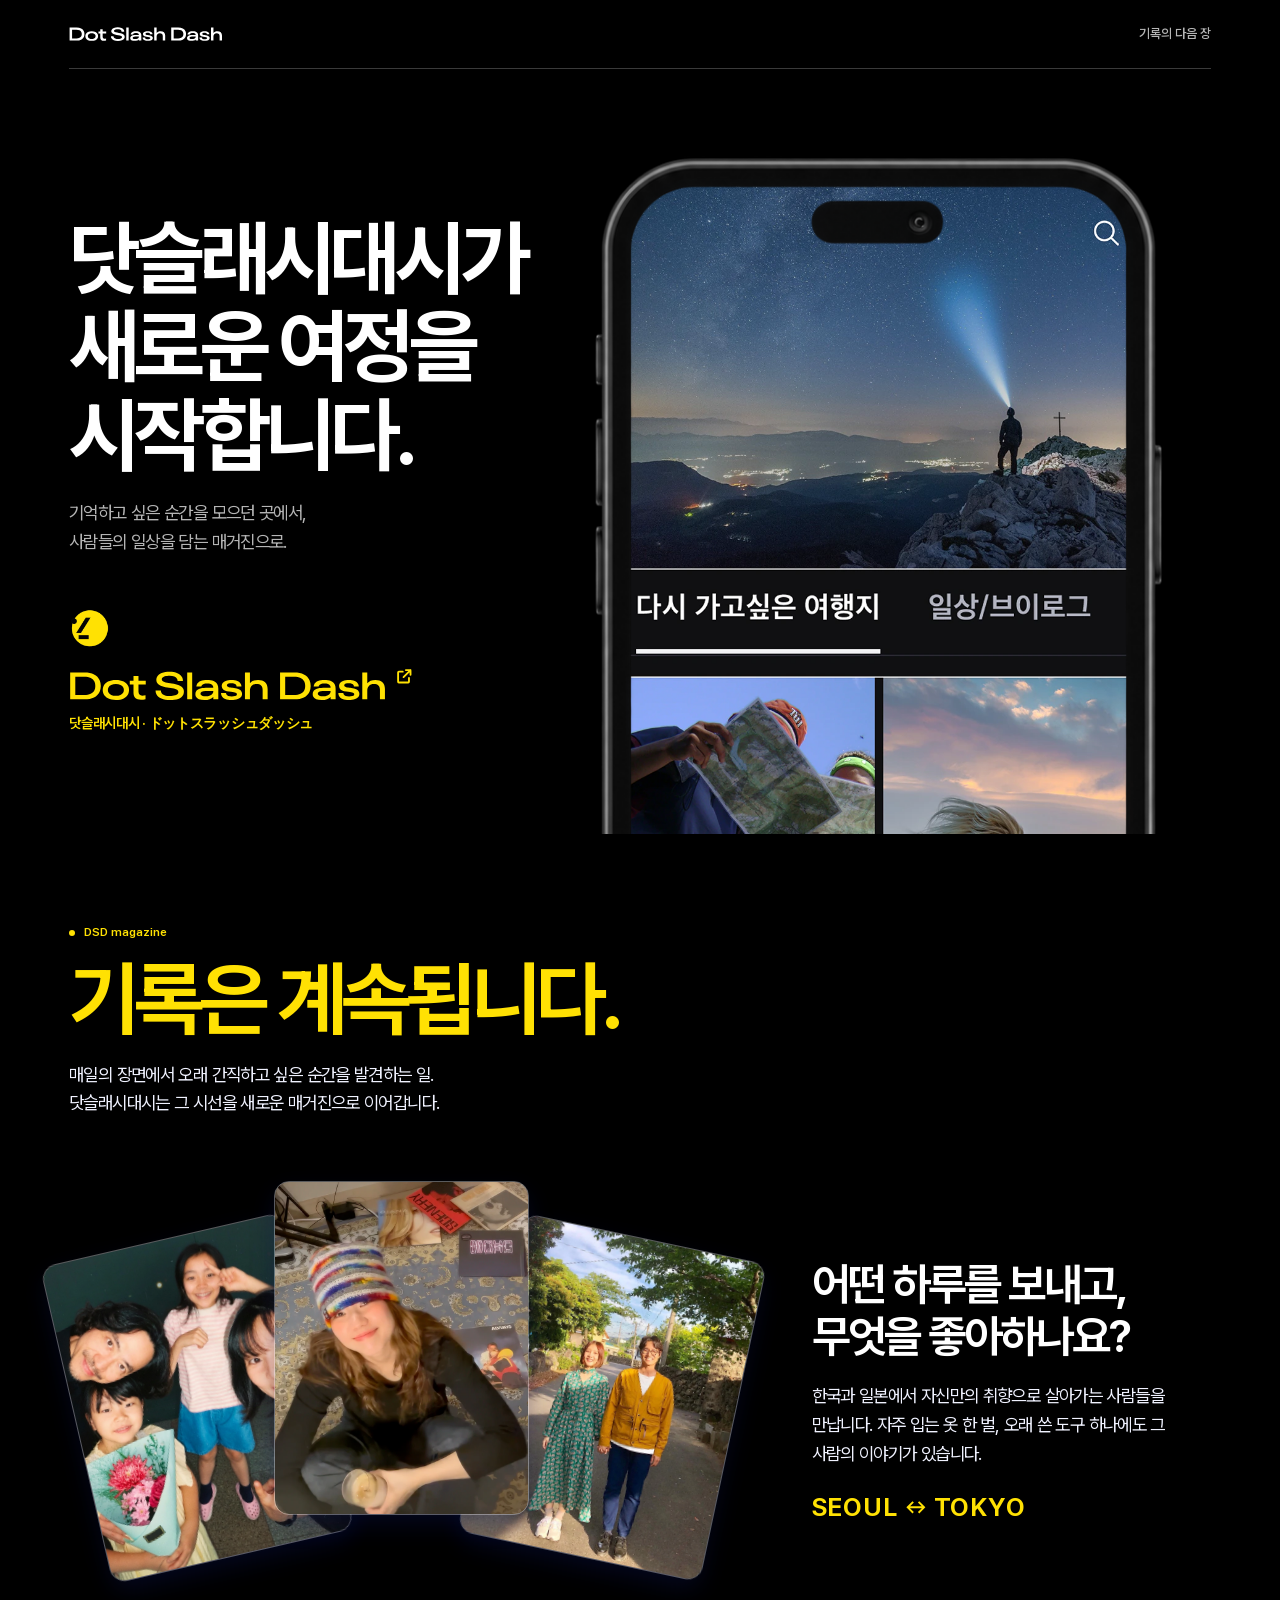
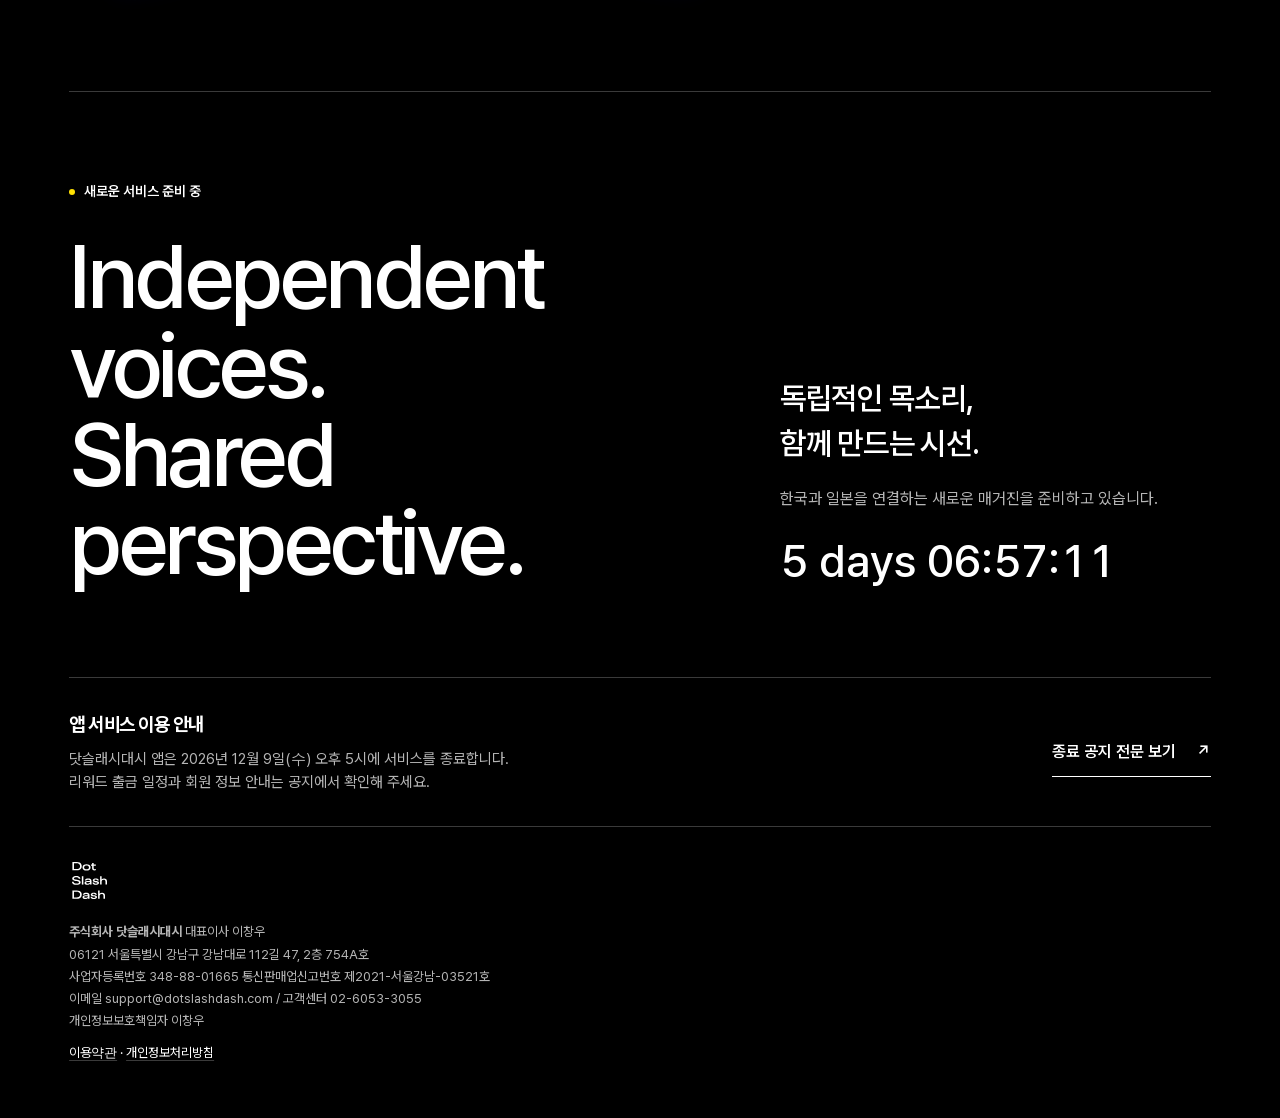
<file: index.html>
<!doctype html>
<html lang="ko">
<head>
<meta charset="utf-8">
<meta name="viewport" content="width=device-width, initial-scale=1">
<meta name="format-detection" content="telephone=no, email=no, address=no">
<meta name="theme-color" content="#000000">
<script>if(location.protocol==="http:"&&location.hostname==="dotslashdash.com"){location.replace("https://"+location.host+location.pathname+location.search+location.hash)}</script>
<title>닷슬래시대시가 새로운 여정을 시작합니다.</title>
<!-- dsd-share -->
<link rel="icon" type="image/png" sizes="64x64" href="./media/dsd-favicon-64.png">
<link rel="canonical" href="https://dotslashdash.com/">
<meta property="og:title" content="닷슬래시대시가 새로운 여정을 시작합니다.">
<meta property="og:description" content="기억하고 싶은 순간을 모으던 곳에서, 사람들의 일상을 담는 매거진으로.">
<meta property="og:url" content="https://dotslashdash.com/">
<meta property="og:site_name" content="닷슬래시대시">
<meta property="og:locale" content="ko_KR">
<meta property="og:type" content="website">
<meta property="og:image" content="https://dotslashdash.com/media/og-teaser.png">
<meta property="og:image:type" content="image/png">
<meta property="og:image:width" content="1200">
<meta property="og:image:height" content="630">
<meta property="og:image:alt" content="닷슬래시대시 — 새로운 여정을 시작합니다">
<meta name="twitter:card" content="summary_large_image">
<meta name="twitter:title" content="닷슬래시대시가 새로운 여정을 시작합니다.">
<meta name="twitter:description" content="기억하고 싶은 순간을 모으던 곳에서, 사람들의 일상을 담는 매거진으로.">
<meta name="twitter:image" content="https://dotslashdash.com/media/og-teaser.png">
<meta name="twitter:image:alt" content="닷슬래시대시 — 새로운 여정을 시작합니다">
<meta name="description" content="기억하고 싶은 순간을 모으던 곳에서, 사람들의 일상을 담는 매거진으로.">
<!-- /dsd-share -->
<link rel="stylesheet" href="./dsd-www.css">
<script defer src="./phone-scroll.js"></script>
<script defer src="./deck-scroll.js"></script>
<script type="module" src="./countdown.mjs"></script>
</head>
<body class="dsd-journey-body"><link rel="preload" as="image" href="./long_logo.svg"/><link rel="preload" as="image" href="./media/app-travel-feed.webp" fetchPriority="high"/><link rel="preload" as="image" href="./media/mag-micro-sample.webp"/><link rel="preload" as="image" href="./media/iphone-14-frame.webp"/><link rel="preload" as="image" href="./logo.svg"/><div class="dsd-journey"><header class="dsd-mast"><img src="./long_logo.svg" width="272" height="32" alt="닷슬래시대시"/><span>기록의 다음 장</span></header><main><section class="dsd-hero" aria-labelledby="dsd-headline"><div class="dsd-stage"><div class="dsd-hero-copy"><h1 id="dsd-headline"><span>닷슬래시대시가 </span><span>새로운 여정을 </span><span>시작합니다.</span></h1><p class="dsd-lede">기억하고 싶은 순간을 모으던 곳에서,<br/>사람들의 일상을 담는 매거진으로.</p><a class="dsd-ig" href="https://www.instagram.com/dsd.magazine/" target="_blank" rel="noopener noreferrer" aria-label="Dot Slash Dash 인스타그램 매거진 열기 (새 창)"><img src="./media/dsd-magazine-logo.png" width="48" height="48" alt=""/><span class="dsd-ig-mark"><strong lang="en"><svg class="dsd-ig-logo" viewBox="0 0 272 32" aria-hidden="true" focusable="false"><path d="M262.14 11.07C259.01 11.07 256.66 12.05 255.16 14V4.65H250.89V27.66H255.16V20.55C255.16 16.9 257.08 14.58 260.86 14.58C264.15 14.58 266.01 16.27 266.01 19.53V27.65H270.28V18.75C270.29 13.71 267.23 11.07 262.14 11.07ZM239.42 28.22C243.2 28.22 246.92 27.37 248.06 24.83C248.29 24.31 248.42 23.72 248.42 23.04C248.42 22.39 248.32 21.83 248.09 21.34C247.18 19.32 244.86 18.57 241.5 18.02C239.15 17.66 236.19 17.5 235.6 16.29C235.5 16.13 235.47 15.93 235.47 15.74C235.47 15.55 235.5 15.35 235.57 15.19C235.96 14.31 237.33 13.95 239.29 13.95C241.18 13.95 242.91 14.44 243.5 15.71C243.63 16 243.7 16.3 243.7 16.66H247.87C247.87 15.91 247.74 15.26 247.48 14.67C246.34 12.16 243.08 11.08 239.39 11.08C235.84 11.08 232.45 12.06 231.37 14.44C231.14 14.96 231.01 15.52 231.01 16.14C231.01 16.82 231.14 17.41 231.37 17.93C232.22 19.95 234.6 20.6 237.3 20.99C242.19 21.67 243.49 22.07 243.82 22.75C243.95 23.01 243.98 23.17 243.98 23.4C243.98 23.66 243.95 23.86 243.85 24.05C243.46 24.93 241.73 25.26 239.58 25.26C237.36 25.26 235.57 24.77 234.95 23.4C234.79 23.04 234.72 22.65 234.72 22.19H230.38C230.41 23.1 230.61 23.89 230.9 24.57C232.12 27.21 235.31 28.22 239.42 28.22ZM223.51 22.19C222.63 24.08 219.99 25.06 217.15 25.06C215.46 25.06 213.57 24.73 213.01 23.53C212.91 23.3 212.88 23.11 212.88 22.85C212.88 22.56 212.95 22.3 213.04 22.1C213.72 20.73 216.36 20.6 219.14 20.6H223.8V20.8C223.8 21.31 223.71 21.77 223.51 22.19ZM227.46 15.12C226.16 12.12 222.86 11.08 218.46 11.08C214.42 11.08 211 12.09 209.76 14.89C209.53 15.44 209.37 16.06 209.3 16.78H213.57C213.6 16.52 213.67 16.29 213.76 16.06C214.41 14.63 216.4 14.2 218.52 14.2C220.77 14.2 222.79 14.72 223.51 16.29C223.67 16.68 223.77 17.11 223.77 17.63V17.76H219.11C214.55 17.76 210.24 18.22 208.91 21.18C208.65 21.77 208.49 22.45 208.49 23.27C208.49 24.02 208.62 24.64 208.88 25.19C209.79 27.24 212.47 28.22 216.15 28.22C219.77 28.22 222.25 27.28 223.81 25.58V27.67H228.08V18.51C228.08 17.17 227.85 16.06 227.46 15.12ZM184.95 23.95V8.37H192.58C196.98 8.37 200.08 9.8 201.41 12.71C201.83 13.69 202.06 14.86 202.06 16.17C202.06 17.48 201.83 18.65 201.41 19.62C200.07 22.52 196.98 23.96 192.58 23.96H184.95V23.95ZM180.55 27.67H192.9C199.19 27.67 203.79 25.52 205.78 21.12C206.43 19.68 206.76 18.06 206.76 16.17C206.76 14.28 206.4 12.65 205.78 11.25C203.86 6.82 199.19 4.66 192.9 4.66H180.55V27.67ZM161.77 11.07C158.64 11.07 156.29 12.05 154.79 14V4.65H150.52V27.66H154.79V20.55C154.79 16.9 156.71 14.58 160.5 14.58C163.79 14.58 165.65 16.27 165.65 19.53V27.65H169.92V18.75C169.92 13.71 166.86 11.07 161.77 11.07ZM139.05 28.22C142.83 28.22 146.55 27.37 147.69 24.83C147.92 24.31 148.05 23.72 148.05 23.04C148.05 22.39 147.95 21.83 147.72 21.34C146.81 19.32 144.49 18.57 141.13 18.02C138.78 17.66 135.82 17.5 135.23 16.29C135.13 16.13 135.1 15.93 135.1 15.74C135.1 15.55 135.13 15.35 135.2 15.19C135.59 14.31 136.96 13.95 138.92 13.95C140.81 13.95 142.54 14.44 143.13 15.71C143.26 16 143.33 16.3 143.33 16.66H147.5C147.5 15.91 147.37 15.26 147.11 14.67C145.97 12.16 142.71 11.08 139.03 11.08C135.48 11.08 132.09 12.06 131.01 14.44C130.78 14.96 130.65 15.52 130.65 16.14C130.65 16.82 130.78 17.41 131.01 17.93C131.86 19.95 134.24 20.6 136.94 20.99C141.83 21.67 143.13 22.07 143.46 22.75C143.59 23.01 143.62 23.17 143.62 23.4C143.62 23.66 143.59 23.86 143.49 24.05C143.1 24.93 141.37 25.26 139.22 25.26C137 25.26 135.21 24.77 134.59 23.4C134.43 23.04 134.36 22.65 134.36 22.19H130.03C130.06 23.1 130.26 23.89 130.55 24.57C131.75 27.21 134.94 28.22 139.05 28.22ZM123.14 22.19C122.26 24.08 119.62 25.06 116.78 25.06C115.09 25.06 113.19 24.73 112.64 23.53C112.54 23.3 112.51 23.11 112.51 22.85C112.51 22.56 112.58 22.3 112.67 22.1C113.35 20.73 115.99 20.6 118.77 20.6H123.43V20.8C123.44 21.31 123.34 21.77 123.14 22.19ZM127.09 15.12C125.79 12.12 122.49 11.08 118.09 11.08C114.05 11.08 110.62 12.09 109.39 14.89C109.16 15.44 109 16.06 108.93 16.78H113.2C113.23 16.52 113.3 16.29 113.4 16.06C114.05 14.63 116.04 14.2 118.16 14.2C120.41 14.2 122.43 14.72 123.15 16.29C123.31 16.68 123.41 17.11 123.41 17.63V17.76H118.75C114.19 17.76 109.88 18.22 108.55 21.18C108.29 21.77 108.13 22.45 108.13 23.27C108.13 24.02 108.26 24.64 108.52 25.19C109.43 27.24 112.11 28.22 115.79 28.22C119.41 28.22 121.89 27.28 123.45 25.58V27.67H127.72V18.51C127.71 17.17 127.48 16.06 127.09 15.12ZM101.11 27.67H105.38V4.65H101.11V27.67ZM86.47 28.32C91.72 28.32 96.28 27.02 97.78 23.69C98.11 22.97 98.3 22.13 98.3 21.18C98.3 20.27 98.14 19.52 97.84 18.86C96.5 15.86 92.46 14.82 88.03 14.1C84.35 13.48 80.4 13.16 79.55 11.3C79.45 11.04 79.39 10.78 79.39 10.48C79.39 10.19 79.45 9.93 79.55 9.7C80.27 8.07 83.17 7.42 86.04 7.42C89.17 7.42 91.61 8.17 92.53 10.19C92.76 10.68 92.89 11.23 92.92 11.89H97.48C97.48 10.82 97.28 9.84 96.89 8.99C95.37 5.56 91 4 86.01 4C81.15 4 76.59 5.47 75.16 8.69C74.87 9.37 74.7 10.12 74.7 10.97C74.7 11.79 74.83 12.47 75.09 13.09C76.33 15.79 79.91 16.9 84.09 17.59C87.94 18.18 92.37 18.4 93.35 20.52C93.48 20.81 93.54 21.14 93.54 21.5C93.54 21.86 93.48 22.22 93.35 22.54C92.54 24.23 89.54 24.82 86.5 24.82C82.91 24.82 79.98 24.04 78.97 21.76C78.74 21.24 78.61 20.65 78.58 20H74.05C74.05 21.21 74.28 22.28 74.67 23.2C76.3 26.85 80.86 28.32 86.47 28.32ZM61.53 28.02C62.83 28.02 64.24 27.86 65.47 27.56V24.11C64.43 24.37 63.45 24.5 62.67 24.5C60.62 24.5 59.44 23.36 59.44 21.05V15.02H65.67V11.66H59.44V7.65H55.17V11.66H51.98V15.02H55.17V22.06C55.18 25.94 57.33 28.02 61.53 28.02ZM40.08 24.7C37.11 24.7 34.6 23.66 33.66 21.57C33.4 20.98 33.27 20.36 33.27 19.65C33.27 18.94 33.4 18.31 33.66 17.73C34.61 15.64 37.12 14.6 40.08 14.6C43.08 14.6 45.59 15.61 46.54 17.73C46.8 18.32 46.93 18.94 46.93 19.65C46.93 20.36 46.8 20.99 46.54 21.57C45.59 23.66 43.08 24.7 40.08 24.7ZM40.08 28.19C45.43 28.19 49.18 26.3 50.68 23.01C51.14 22 51.36 20.89 51.36 19.65C51.36 18.41 51.13 17.3 50.68 16.29C49.18 12.97 45.43 11.08 40.08 11.08C34.77 11.08 31.02 13 29.49 16.39C29.07 17.4 28.84 18.48 28.84 19.65C28.84 20.82 29.07 21.9 29.49 22.91C31.02 26.26 34.77 28.19 40.08 28.19ZM5.4 23.95V8.37H13.03C17.43 8.37 20.53 9.8 21.86 12.71C22.28 13.69 22.51 14.86 22.51 16.17C22.51 17.48 22.28 18.65 21.86 19.62C20.52 22.52 17.43 23.96 13.03 23.96H5.4V23.95ZM1 27.67H13.35C19.64 27.67 24.24 25.52 26.23 21.12C26.88 19.68 27.21 18.06 27.21 16.17C27.21 14.28 26.85 12.65 26.23 11.25C24.31 6.82 19.64 4.66 13.35 4.66H1V27.67Z" fill="currentColor"/></svg><span class="dsd-ig-name">Dot Slash Dash</span><svg class="dsd-ig-out" viewBox="0 0 24 24" aria-hidden="true" focusable="false"><path d="M14 4h6v6M20 4l-9 9M18 14v5a1 1 0 0 1-1 1H5a1 1 0 0 1-1-1V7a1 1 0 0 1 1-1h5" fill="none" stroke="currentColor" stroke-width="2.4" stroke-linecap="round" stroke-linejoin="round"/></svg></strong><span><span lang="ko">닷슬래시대시</span> · <span lang="ja">ドットスラッシュダッシュ</span></span></span></a></div><a class="dsd-phone" href="https://dotslashdash.io/lab/magazine/ko/home.html" aria-label="DSD magazine 홈 열기"><div class="dsd-handset"><div class="dsd-app-screen"><img src="./media/app-travel-feed.webp" width="878" height="1758" alt="" fetchPriority="high"/></div><div class="dsd-screen"><img src="./media/mag-micro-sample.webp" width="1285" height="1811" alt=""/></div><img class="dsd-frame" src="./media/iphone-14-frame.webp" width="554" height="1100" alt=""/></div></a></div></section><section class="dsd-chapter" id="magazine" aria-labelledby="dsd-chapter-title"><div class="dsd-chapter-heading"><p class="dsd-kicker"><i aria-hidden="true"></i> DSD magazine</p><h2 id="dsd-chapter-title">기록은 계속됩니다.</h2><p>매일의 장면에서 오래 간직하고 싶은 순간을 발견하는 일.<br class="dsd-wide"/> 닷슬래시대시는 그 시선을 새로운 매거진으로 이어갑니다.</p></div><div class="dsd-spread"><div class="dsd-cards"><figure class="dsd-card"><img src="./media/hello-family.webp" alt="꽃다발과 함께 카메라를 바라보는 네 사람" width="960" height="1280" loading="lazy"/></figure><figure class="dsd-card"><img src="./media/hello-records.webp" alt="니트 모자를 쓰고 음반 옆에서 음료를 든 사람" width="774" height="1268" loading="lazy"/></figure><figure class="dsd-card"><img src="./media/hello-couple.webp" alt="나무와 돌담이 있는 길에서 손을 잡고 서 있는 두 사람" width="960" height="1196" loading="lazy"/></figure></div><div class="dsd-mag-copy"><h3>어떤 하루를 보내고,<br/>무엇을 좋아하나요?</h3><p>한국과 일본에서 자신만의 취향으로 살아가는 사람들을 만납니다. 자주 입는 옷 한 벌, 오래 쓴 도구 하나에도 그 사람의 이야기가 있습니다.</p><p class="dsd-cities" lang="en">SEOUL <svg viewBox="0 0 16 12" width=".85em" height=".65em" role="img"><title>↔</title><path d="M2 6h12 M6 2l-4 4 4 4 M10 2l4 4-4 4" fill="none" stroke="currentColor" stroke-width="1.4"></path></svg> TOKYO</p></div></div></section><section class="dsd-launch" id="launch" aria-labelledby="dsd-launch-title"><p class="dsd-kicker"><i aria-hidden="true"></i> 새로운 서비스 준비 중</p><div class="dsd-launch-statement"><p class="dsd-launch-english" lang="en">Independent voices.<br/>Shared perspective.</p><div class="dsd-launch-copy"><h2 id="dsd-launch-title">독립적인 목소리,<br/>함께 만드는 시선.</h2><p>한국과 일본을 연결하는 새로운 매거진을 준비하고 있습니다.</p><div class="dsd-launch-timer" role="timer" aria-live="off" aria-label="2026년 12월 10일 오후 5:00까지의 카운트다운 (한국 시간)" data-countdown="" data-launch-at="2026-12-10T17:00:00+09:00"><time dateTime="2026-12-10T17:00:00+09:00">2026년 12월 10일 오후 5:00 (한국 시간)</time></div></div></div></section><aside class="dsd-notice" aria-labelledby="dsd-notice-title"><div><h2 id="dsd-notice-title">앱 서비스 이용 안내</h2><p>닷슬래시대시 앱은 <time dateTime="2026-12-09T17:00:00+09:00">2026년 12월 9일(수) 오후 5시</time>에 서비스를 종료합니다.<br class="dsd-wide"/> 리워드 출금 일정과 회원 정보 안내는 공지에서 확인해 주세요.</p></div><a class="dsd-text-link" href="https://linkdot.super.site/">종료 공지 전문 보기 <span aria-hidden="true">↗</span></a></aside></main><footer class="dsd-footer"><img src="./logo.svg" width="40" height="40" alt="닷슬래시대시"/><div class="dsd-legal"><p><strong>주식회사 닷슬래시대시</strong> 대표이사 이창우</p><p>06121 서울특별시 강남구 강남대로 112길 47, 2층 754A호</p><p>사업자등록번호 348-88-01665 통신판매업신고번호 제2021-서울강남-03521호</p><p>이메일 support@dotslashdash.com / 고객센터 02-6053-3055</p><p>개인정보보호책임자 이창우</p><p class="dsd-legal-links"><a href="https://dotslashdash.notion.site/7dde6e6a94a64c4697d591fd788dd758">이용약관</a><span aria-hidden="true"> · </span><a href="https://dotslashdash.notion.site/c9d51c8acb9843989de0792f54acf75c">개인정보처리방침</a></p></div></footer></div></body>
</html>
</file>
<file: dsd-www.css>
@font-face {
  font-family: "Journey Pretendard";
  src: url("./journey-kr.woff2") format("woff2");
  font-display: swap;
  font-weight: 100 900;
}

.dsd-journey-body { margin: 0; background: #000; }
.dsd-journey {
  --ink: #fff;
  --muted: #b5b5b5;
  --rule: #3a3a3a;
  --mag-yellow: #ffe103;
  --gutter: clamp(22px, 6vw, 98px);
  --phone-width: min(80vw, 420px);
  max-width: 1920px;
  margin: auto;
  padding-inline: var(--gutter);
  background: #000;
  color: var(--ink);
  color-scheme: dark;
  font: 400 16px/1.55 "Journey Pretendard", "Apple SD Gothic Neo", sans-serif;
  word-break: keep-all;
  overflow-wrap: anywhere;
}
.dsd-journey *, .dsd-journey *::before, .dsd-journey *::after { box-sizing: border-box; }
.dsd-journey :is(p,h1,h2,h3) { margin: 0; }
.dsd-journey a { color: inherit; }
.dsd-journey a:focus-visible { outline: 2px solid currentColor; outline-offset: 5px; }
.dsd-journey .dsd-mast {
  display: flex;
  justify-content: space-between;
  align-items: center;
  gap: 12px;
  font-size: 13px;
  font-weight: 550;
}
.dsd-journey .dsd-mast { padding-block: 24px; border-bottom: 1px solid var(--rule); }
.dsd-journey .dsd-mast img { display: block; width: clamp(120px, 12vw, 184px); height: auto; }
.dsd-journey .dsd-mast > span { color: var(--muted); }
.dsd-journey .dsd-hero { position: relative; overflow: clip; }
.dsd-journey .dsd-stage {
  display: grid;
  gap: clamp(28px, 4vw, 64px);
  padding-top: clamp(32px, 5vw, 80px);
}
.dsd-journey .dsd-kicker { display: flex; align-items: center; gap: 9px; font-size: 14px; font-weight: 600; }
.dsd-journey .dsd-kicker i { width: 6px; height: 6px; background: currentColor; border-radius: 50%; }
.dsd-journey .dsd-hero-copy { position: relative; z-index: 1; }
.dsd-journey h1 {
  font-size: clamp(42px, 10vw, 78px);
  line-height: 1.08;
  letter-spacing: -.07em;
  font-weight: 680;
  margin-block-end: 20px;
}
.dsd-journey h1 span { display: block; }
/* DSD magazine on Instagram (2026-11-13, user): the ummm.pub magazine masthead, linked out. */
.dsd-journey .dsd-ig {
  display: inline-grid;
  justify-items: start;
  gap: clamp(14px, 1.4vw, 20px);
  margin-top: clamp(34px, 4vw, 60px);
  color: var(--mag-yellow);
  text-decoration: none;
}
.dsd-journey .dsd-ig img { display: block; width: clamp(40px, 3.2vw, 54px); height: auto; }
.dsd-journey .dsd-ig-mark {
  display: grid;
  gap: .3em;
  font: 800 clamp(24px, 7vw, 30px) / 1 Arial, sans-serif;
  white-space: nowrap;
}
/* Same as the ummm.pub masthead since 2026-11-14: the Dot Slash Dash logotype (long_logo.svg)
   in the magazine yellow, capitals at the old wordmark's height (1.044em box). */
.dsd-journey .dsd-ig-mark strong { display: flex; align-items: flex-start; gap: .22em; font: inherit; }
.dsd-journey .dsd-ig-logo { display: block; flex: none; height: 1.044em; width: auto; aspect-ratio: 272 / 32; }
.dsd-journey .dsd-ig-name {
  position: absolute; width: 1px; height: 1px; overflow: hidden; clip-path: inset(50%); white-space: nowrap;
}
.dsd-journey .dsd-ig-mark > span {
  font: 600 max(11px, .4em) / 1.15 "Journey Pretendard", "Apple SD Gothic Neo", sans-serif;
  letter-spacing: -.02em;
}
.dsd-journey .dsd-ig-out { flex: none; width: .52em; height: .52em; margin-top: .02em; transition: transform .2s ease; }
.dsd-journey .dsd-ig:hover .dsd-ig-out, .dsd-journey .dsd-ig:focus-visible .dsd-ig-out { transform: translate(.08em, -.08em); }
.dsd-journey .dsd-lede, .dsd-journey .dsd-chapter-heading > p:last-child, .dsd-journey .dsd-mag-copy > p:not(.dsd-cities) {
  color: var(--muted);
  font-size: clamp(16px, 1.4vw, 22px);
  line-height: 1.6;
  letter-spacing: -.035em;
}
.dsd-journey .dsd-phone {
  display: block;
  justify-self: center;
  align-self: start;
  width: var(--phone-width);
  height: calc(1.19 * var(--phone-width));
  overflow: hidden;
}
.dsd-journey .dsd-handset { position: relative; }
.dsd-journey .dsd-frame {
  position: relative;
  display: block;
  width: 100%;
  height: auto;
  filter: grayscale(1);
  pointer-events: none;
}
.dsd-journey .dsd-app-screen, .dsd-journey .dsd-screen {
  position: absolute;
  /* Extend under the opaque bezel around the frame’s transparent opening. */
  inset: 2% 5.5%;
  border-radius: 13% / 6%;
  overflow: hidden;
}
.dsd-journey .dsd-app-screen { background: black; }
.dsd-journey .dsd-app-screen img {
  display: block;
  width: 100%;
  height: 100%;
  object-fit: cover;
}
.dsd-journey .dsd-screen {
  background: white;
  opacity: var(--screen-mix, 1);
}
.dsd-journey .dsd-screen img {
  position: absolute;
  top: 6%;
  left: 0;
  width: 100%;
  height: auto;
}
.dsd-journey .dsd-chapter {
  margin-inline: calc(-1 * var(--gutter));
  padding: clamp(60px, 7vw, 112px) var(--gutter);
  background: #000;
  color: white;
  --muted: #f0f2ff;
}
.dsd-journey .dsd-chapter-heading { max-width: 900px; }
.dsd-journey .dsd-chapter-heading h2 {
  margin-block: 16px 22px;
  color: var(--mag-yellow);
  font-size: clamp(39px, 6.3vw, 98px);
  letter-spacing: -.075em;
  font-weight: 660;
  line-height: 1.1;
}
.dsd-journey .dsd-chapter .dsd-kicker { color: var(--mag-yellow); }
.dsd-journey .dsd-spread {
  margin-top: clamp(28px, 4vw, 64px);
  display: grid;
  gap: clamp(26px, 4vw, 65px);
  align-items: center;
}
.dsd-journey .dsd-cards {
  position: relative;
  isolation: isolate;
  aspect-ratio: 1.54;
  /* dotslashdash.com copy (2026-11-03): /hello 초대장처럼 카드가 쌓인 상태에서 펼쳐진다. --deck 0 = 쌓임, 1 = 기본 펼침, ~1.3 = 스크롤하며 더 펼침 (deck-scroll.js). */
  --deck: 1;
  perspective: 1200px;
}
.dsd-journey .dsd-card {
  position: absolute;
  margin: 0;
  width: 37%;
  aspect-ratio: 328 / 430;
  transform-origin: 50% 80%;
  top: 15%;
  overflow: hidden;
  border-radius: clamp(7px, 1.1vw, 19px);
  box-shadow: 0 10px 24px #0c165b55;
  outline: 1px solid #ffffff59;
}
.dsd-journey .dsd-card img { display: block; width: 100%; height: 100%; object-fit: cover; }
.dsd-journey .dsd-card { will-change: transform; transition: transform .25s cubic-bezier(.2, .75, .2, 1); }
.dsd-journey .dsd-card:nth-child(1) { left: 4%; transform: translate(calc(74% * (1 - var(--deck))), calc(-16% * (1 - var(--deck)))) rotate(calc(-13deg * var(--deck))) scale(calc(.94 + .06 * min(1, var(--deck)))); }
.dsd-journey .dsd-card:nth-child(2) { top: 3%; left: 31%; width: 38%; z-index: 1; transform: translateZ(0) scale(calc(.96 + .04 * min(1, var(--deck)))); }
.dsd-journey .dsd-card:nth-child(3) { right: 3%; transform: translate(calc(-77% * (1 - var(--deck))), calc(-16% * (1 - var(--deck)))) rotate(calc(12deg * var(--deck))) scale(calc(.94 + .06 * min(1, var(--deck)))); }
.dsd-journey .dsd-cards.is-entering .dsd-card { transition-duration: 1.1s; }
.dsd-journey .dsd-cards.is-entering .dsd-card:nth-child(1) { transition-delay: .06s; }
.dsd-journey .dsd-cards.is-entering .dsd-card:nth-child(3) { transition-delay: .12s; }
.dsd-journey .dsd-card:nth-child(2) img { object-position: 50% 36%; }
.dsd-journey .dsd-mag-copy { max-width: 450px; }
.dsd-journey .dsd-mag-copy h3 { margin: 12px 0 20px; font-size: clamp(34px, 3.5vw, 60px); line-height: 1.15; letter-spacing: -.065em; font-weight: 650; }
.dsd-journey .dsd-text-link { display: inline-flex; gap: 20px; align-items: center; padding-block: 12px; border-bottom: 1px solid currentColor; font-weight: 600; text-decoration: none; }
.dsd-journey .dsd-cities {
  margin-top: 24px;
  color: var(--mag-yellow);
  font: 650 clamp(18px, 2vw, 28px)/1.2 "Journey Pretendard", sans-serif;
  letter-spacing: .035em;
}
.dsd-journey .dsd-cities svg { vertical-align: .04em; }
.dsd-journey .dsd-text-link span { transition: transform .22s ease; }
.dsd-journey .dsd-text-link:hover span { transform: translate(2px,-2px); }
.dsd-journey .dsd-launch {
  padding-block: clamp(52px, 7vw, 112px);
  border-top: 1px solid var(--rule);
  background: #000;
}
.dsd-journey .dsd-launch .dsd-kicker i { background: var(--mag-yellow); }
.dsd-journey .dsd-launch-statement {
  display: grid;
  gap: clamp(30px, 5vw, 80px);
  margin-top: 30px;
}
.dsd-journey .dsd-launch-english {
  max-width: 8.2em;
  font-size: clamp(44px, 7vw, 112px);
  font-weight: 500;
  line-height: .99;
  letter-spacing: -.05em;
}
.dsd-journey .dsd-launch-copy { max-width: 430px; }
.dsd-journey .dsd-launch-copy h2 { font-size: clamp(25px, 2.4vw, 38px); font-weight: 550; line-height: 1.45; letter-spacing: -.04em; }
.dsd-journey .dsd-launch-copy p { margin-top: 20px; color: var(--muted); line-height: 1.7; }
.dsd-journey .dsd-launch-timer { margin-top: 24px; font-size: clamp(30px, 3.5vw, 52px); font-weight: 500; line-height: 1.15; font-variant-numeric: tabular-nums; }
.dsd-journey .dsd-launch-timer time { font-size: 1rem; }
.dsd-journey .dsd-notice { padding-block: 32px; border-block: 1px solid var(--rule); display: grid; gap: 12px; justify-items: start; }
.dsd-journey .dsd-notice h2 { font-size: 19px; letter-spacing: -.025em; }
.dsd-journey .dsd-notice p { margin-top: 8px; font-size: 15px; color: var(--muted); }
.dsd-journey .dsd-footer { display: grid; justify-items: start; gap: 20px; padding-block: 34px 54px; }
.dsd-journey .dsd-legal { font-size: 13px; color: var(--muted); line-height: 1.7; }
/* dotslashdash.com copy (2026-11-02): footer links to the terms and privacy policy. */
.dsd-journey .dsd-legal-links { margin-top: 10px; color: var(--ink); }
.dsd-journey .dsd-legal-links a { text-decoration: underline; text-underline-offset: 3px; text-decoration-color: var(--rule); }
.dsd-journey .dsd-legal-links a:hover { text-decoration-color: currentColor; }
.dsd-journey .dsd-wide { display: none; }
@media (min-width: 780px) {
  .dsd-journey { --gutter: clamp(22px, 5.4vw, 98px); --phone-width: min(44.5vw, 820px); }
  /* dotslashdash.com copy (2026-11-02, user): keep the hero inside the masthead rule instead of bleeding past the gutter. */
  .dsd-journey .dsd-hero { margin-inline: 0; padding-inline: 0; }
  .dsd-journey .dsd-stage {
    grid-template-columns: minmax(0, 46fr) minmax(0, 54fr);
    gap: 0;
    padding-top: clamp(50px, 6.8vw, 130px);
  }
  .dsd-journey .dsd-phone { justify-self: start; }
  .dsd-journey .dsd-hero-copy { align-self: start; padding-top: clamp(30px, 4.5vw, 86px); }
  .dsd-journey h1 { font-size: clamp(48px, 6.4vw, 118px); }
  .dsd-journey .dsd-ig-mark { font-size: clamp(26px, 2.8vw, 46px); }
  .dsd-journey .dsd-chapter-heading .dsd-kicker { font-size: clamp(10px, .9vw, 14px); }
  .dsd-journey .dsd-chapter-heading h2 { margin-block: 13px 16px; font-size: clamp(39px, 6.4vw, 98px); }
  .dsd-journey .dsd-spread { grid-template-columns: 1.25fr .75fr; gap: clamp(36px, 6vw, 100px); }
  .dsd-journey .dsd-launch-statement { grid-template-columns: 1.5fr 1fr; align-items: end; }
  .dsd-journey .dsd-notice { grid-template-columns: 1fr auto; align-items: center; gap: 32px; }
  .dsd-journey .dsd-wide { display: inline; }
}
@media (prefers-reduced-motion: reduce) {
  .dsd-journey .dsd-ig-out { transition: none; }
  .dsd-journey .dsd-text-link span { transition: none; }
  .dsd-journey .dsd-cards { --deck: 1 !important; }
  .dsd-journey .dsd-card { transition: none !important; }
}
@media print {
  .dsd-journey-body, .dsd-journey, .dsd-journey .dsd-chapter, .dsd-journey .dsd-launch { background: white; color: black; color-scheme: light; }
  .dsd-journey, .dsd-journey .dsd-chapter { --ink: black; --muted: #333; --rule: #777; --mag-yellow: black; padding: 0; margin: 0; }
  .dsd-journey .dsd-phone, .dsd-journey .dsd-cards { display: none; }
  .dsd-journey .dsd-stage, .dsd-journey .dsd-spread, .dsd-journey .dsd-notice { position: static; display: block; min-height: 0; }
  .dsd-journey .dsd-chapter { display: block; padding-block: 26px; }
  .dsd-journey .dsd-mag-copy { margin: 0; }
  .dsd-journey .dsd-mast img, .dsd-journey .dsd-footer img { filter: invert(1); }
}
</file>
